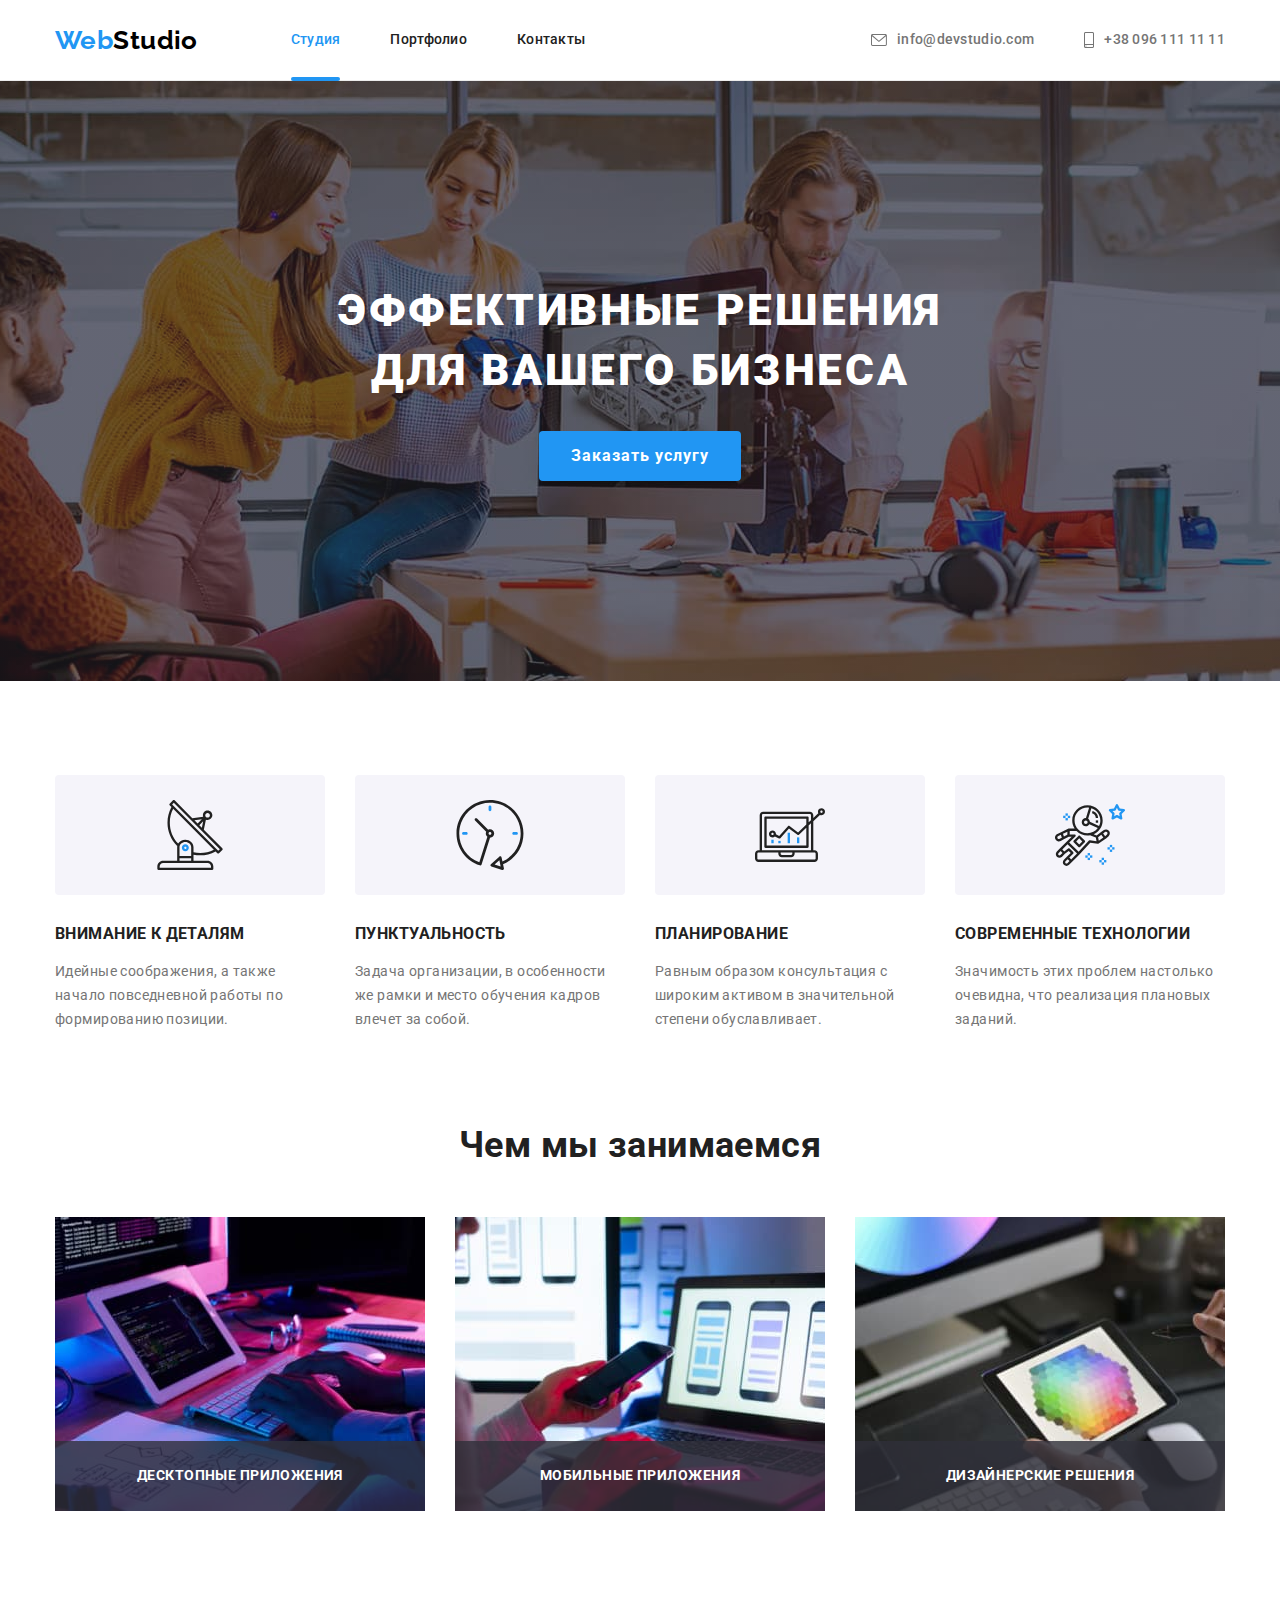
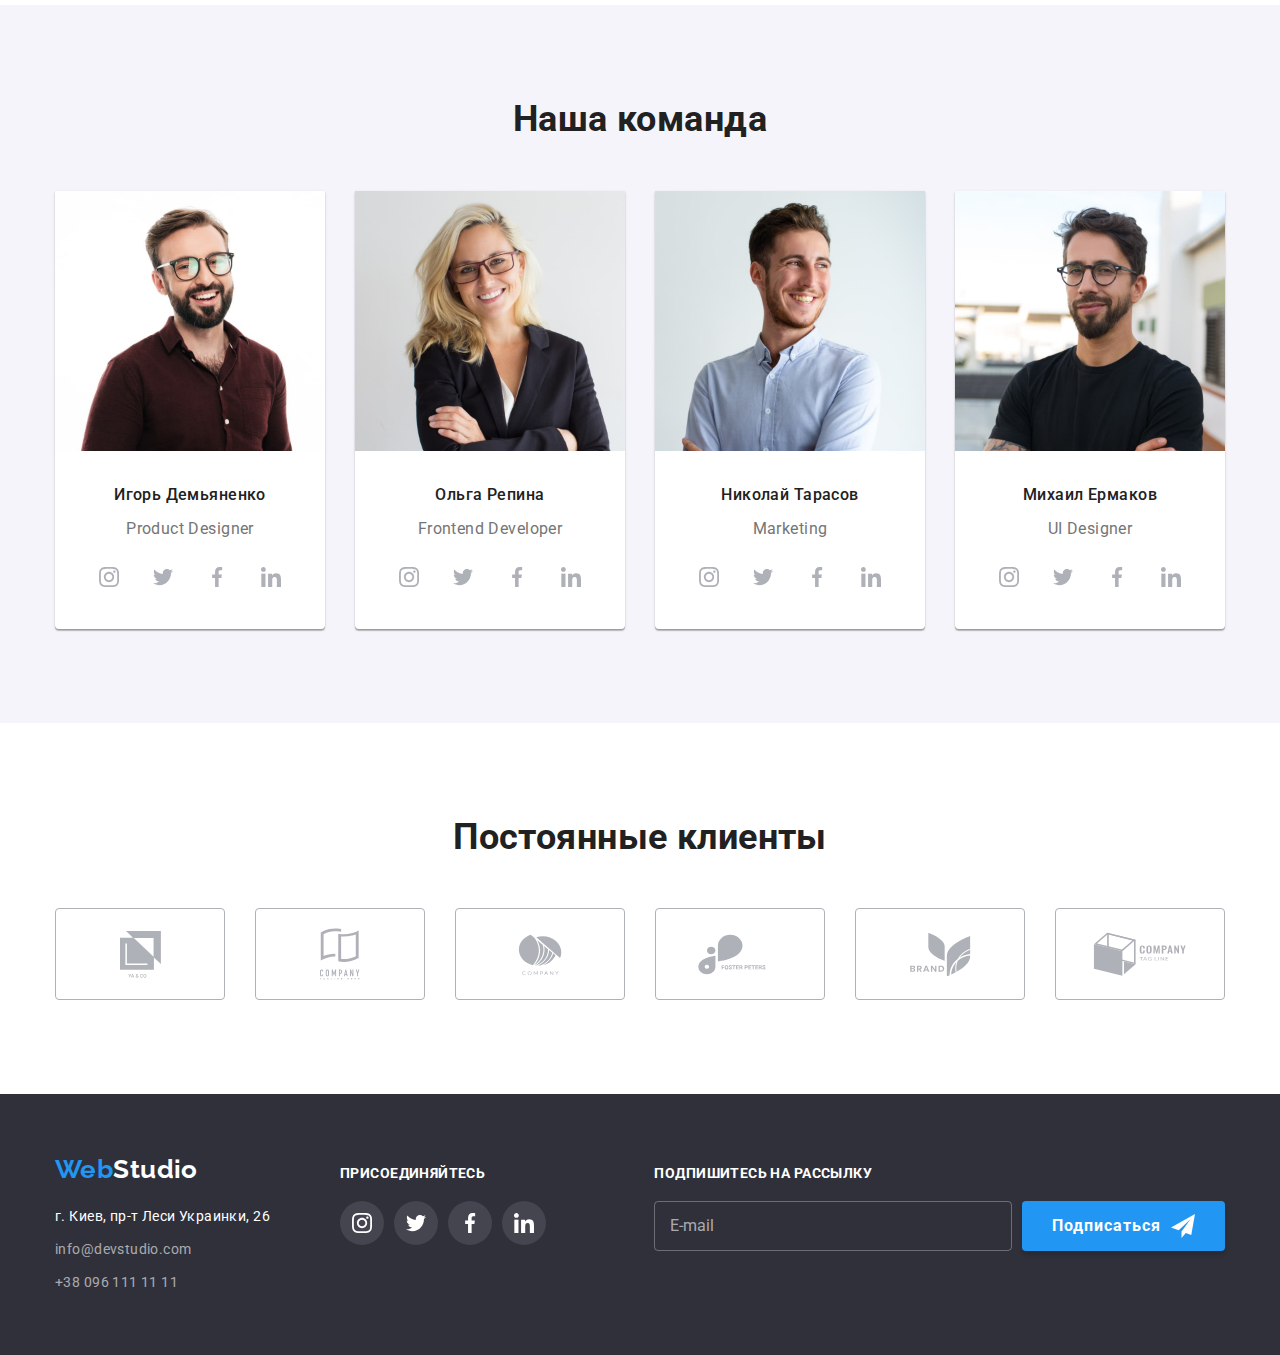
<file: index.html>
<!DOCTYPE html>
<html lang="ru">
  <head>
    <meta charset="UTF-8" />
    <meta http-equiv="X-UA-Compatible" content="IE=edge" />
    <meta name="viewport" content="width=device-width, initial-scale=1.0" />
    <title>Studio</title>
    <link rel="preconnect" href="https://fonts.googleapis.com" />
    <link rel="preconnect" href="https://fonts.gstatic.com" crossorigin />
    <link
      href="https://fonts.googleapis.com/css2?family=Raleway:wght@700&family=Roboto:wght@400;500;700;900&display=swap"
      rel="stylesheet"
    />
    <link
      rel="stylesheet"
      href="https://cdnjs.cloudflare.com/ajax/libs/modern-normalize/1.1.0/modern-normalize.min.css"
    />
    <link rel="stylesheet" href="./css/styles.css" />
  </head>
  <body>
    <!-- Шапка -->
    <header class="header">
      <div class="container main-nav">
        <a lang="en" class="logo web" href="./index.html"
          >Web<span class="logo studio">Studio</span></a
        >
        <nav class="navigation">
          <ul class="site-nav list">
            <li class="item"><a href="./index.html" class="link current">Студия</a></li>
            <li class="item"><a href="./portfolio.html" class="link">Портфолио</a></li>
            <li class="item"><a href="" class="link">Контакты</a></li>
          </ul>
        </nav>
        <ul class="auth-link top list">
          <li class="item">
            <a href="mailto:info@devstudio.com" class="link">
              <svg class="icon" width="16" height="12">
                <use href="./images/sprite.svg#icon-mail"></use>
              </svg>
              info@devstudio.com</a
            >
          </li>
          <li class="item">
            <a href="tel:+380961111111" class="link">
              <svg class="icon" width="10" height="16">
                <use href="./images/sprite.svg#icon-tel"></use>
              </svg>
              +38 096 111 11 11</a
            >
          </li>
        </ul>
      </div>
    </header>
    <main>
      <!-- Герой -->
      <section class="hero">
        <div class="container">
          <h1 class="hero-title">Эффективные решения для вашего бизнеса</h1>
          <button type="button" class="main-button" data-modal-open>Заказать услугу</button>
        </div>
      </section>
      <!-- Переваги -->
      <section class="advantages">
        <div class="container">
          <h2 class="visually-hidden">Преимущества</h2>
          <ul class="list preferences">
            <li class="item">
              <div class="preferences-icons">
                <svg width="70" height="70">
                  <use href="./images/sprite.svg#icon-antenna"></use>
                </svg>
              </div>
              <h3 class="features">Внимание к деталям</h3>
              <p class="description">
                Идейные соображения, а также начало повседневной работы по формированию позиции.
              </p>
            </li>
            <li class="item">
              <div class="preferences-icons">
                <svg width="70" height="70">
                  <use href="./images/sprite.svg#icon-clock"></use>
                </svg>
              </div>
              <h3 class="features">Пунктуальность</h3>
              <p class="description">
                Задача организации, в особенности же рамки и место обучения кадров влечет за собой.
              </p>
            </li>
            <li class="item">
              <div class="preferences-icons">
                <svg width="70" height="70">
                  <use href="./images/sprite.svg#icon-diagram"></use>
                </svg>
              </div>
              <h3 class="features">Планирование</h3>
              <p class="description">
                Равным образом консультация с широким активом в значительной степени обуславливает.
              </p>
            </li>
            <li class="item">
              <div class="preferences-icons">
                <svg width="70" height="70">
                  <use href="./images/sprite.svg#icon-astronaut"></use>
                </svg>
              </div>
              <h3 class="features">Современные технологии</h3>
              <p class="description">
                Значимость этих проблем настолько очевидна, что реализация плановых заданий.
              </p>
            </li>
          </ul>
        </div>
      </section>
      <!-- Приклад роботи -->
      <section class="examples">
        <div class="container">
          <h2 class="work-title">Чем мы занимаемся</h2>
          <ul class="list work-photos">
            <li class="item">
              <div class="examples-thumb">
                <img
                  class="work-process"
                  width="370"
                  src="./images/img1.jpg"
                  alt="работа за компьютером и планшетом"
                />
                <p class="examples-text">Десктопные приложения</p>
              </div>
            </li>
            <li class="item">
              <div class="examples-thumb">
                <img
                  class="work-process"
                  width="370"
                  src="./images/img2.jpg"
                  alt="работа за ноутбуком и смартфоном"
                />
                <p class="examples-text">Мобильные приложения</p>
              </div>
            </li>
            <li class="item">
              <div class="examples-thumb">
                <img
                  class="work-process"
                  width="370"
                  src="./images/img3.jpg"
                  alt="работа за планшетом на фоне компьютера"
                />
                <p class="examples-text">Дизайнерские решения</p>
              </div>
            </li>
          </ul>
        </div>
      </section>
      <!-- Команда -->
      <section class="team">
        <div class="container">
          <h2 class="team-title">Наша команда</h2>
          <ul class="list workers">
            <li class="workers-information">
              <img
                class="workers-photo"
                width="270"
                src="./images/img_team1.jpg"
                alt="мужчина в очках с бородой который улыбается"
              />
              <div class="workers-text">
                <h3 class="workers-name">Игорь Демьяненко</h3>
                <p lang="en" class="position">Product Designer</p>
                <ul class="social-media list">
                  <li class="item">
                    <a class="social-media-icons" href="https://instagram.com">
                      <svg class="icon" width="20" height="20">
                        <use href="./images/sprite.svg#icon-instagram"></use></svg
                    ></a>
                  </li>
                  <li class="item">
                    <a class="social-media-icons" href="https://twitter.com">
                      <svg class="icon" width="20" height="20">
                        <use href="./images/sprite.svg#icon-twitter"></use></svg
                    ></a>
                  </li>
                  <li class="item">
                    <a class="social-media-icons" href="https://facebook.com">
                      <svg class="icon" width="20" height="20">
                        <use href="./images/sprite.svg#icon-facebook"></use>
                      </svg>
                    </a>
                  </li>
                  <li class="item">
                    <a class="social-media-icons" href="https://www.linkedin.com/">
                      <svg class="icon" width="20" height="20">
                        <use href="./images/sprite.svg#icon-linkedin"></use>
                      </svg>
                    </a>
                  </li>
                </ul>
              </div>
            </li>
            <li class="workers-information">
              <img
                class="workers-photo"
                width="270"
                src="./images/img_team2.jpg"
                alt="женщина в очках со светлыми волосами улыбается"
              />
              <div class="workers-text">
                <h3 class="workers-name">Ольга Репина</h3>
                <p lang="en" class="position">Frontend Developer</p>
                <ul class="social-media list">
                  <li class="item">
                    <a class="social-media-icons" href="https://instagram.com">
                      <svg class="icon" width="20" height="20">
                        <use href="./images/sprite.svg#icon-instagram"></use></svg
                    ></a>
                  </li>
                  <li class="item">
                    <a class="social-media-icons" href="https://twitter.com">
                      <svg class="icon" width="20" height="20">
                        <use href="./images/sprite.svg#icon-twitter"></use></svg
                    ></a>
                  </li>
                  <li class="item">
                    <a class="social-media-icons" href="https://facebook.com">
                      <svg class="icon" width="20" height="20">
                        <use href="./images/sprite.svg#icon-facebook"></use>
                      </svg>
                    </a>
                  </li>
                  <li class="item">
                    <a class="social-media-icons" href="https://www.linkedin.com/">
                      <svg class="icon" width="20" height="20">
                        <use href="./images/sprite.svg#icon-linkedin"></use>
                      </svg>
                    </a>
                  </li>
                </ul>
              </div>
            </li>
            <li class="workers-information">
              <img
                class="workers-photo"
                width="270"
                src="./images/img_team3.jpg"
                alt="мужчина с щетиной улыбается "
              />
              <div class="workers-text">
                <h3 class="workers-name">Николай Тарасов</h3>
                <p lang="en" class="position">Marketing</p>
                <ul class="social-media list">
                  <li class="item">
                    <a class="social-media-icons" href="https://instagram.com">
                      <svg class="icon" width="20" height="20">
                        <use href="./images/sprite.svg#icon-instagram"></use></svg
                    ></a>
                  </li>
                  <li class="item">
                    <a class="social-media-icons" href="https://twitter.com">
                      <svg class="icon" width="20" height="20">
                        <use href="./images/sprite.svg#icon-twitter"></use></svg
                    ></a>
                  </li>
                  <li class="item">
                    <a class="social-media-icons" href="https://facebook.com">
                      <svg class="icon" width="20" height="20">
                        <use href="./images/sprite.svg#icon-facebook"></use>
                      </svg>
                    </a>
                  </li>
                  <li class="item">
                    <a class="social-media-icons" href="https://www.linkedin.com/">
                      <svg class="icon" width="20" height="20">
                        <use href="./images/sprite.svg#icon-linkedin"></use>
                      </svg>
                    </a>
                  </li>
                </ul>
              </div>
            </li>
            <li class="workers-information">
              <img
                class="workers-photo"
                width="270"
                src="./images/img_team4.jpg"
                alt="мужчина в очках с бородой смотрит уверенно в камеру"
              />
              <div class="workers-text">
                <h3 class="workers-name">Михаил Ермаков</h3>
                <p lang="en" class="position">UI Designer</p>
                <ul class="social-media list">
                  <li class="item">
                    <a class="social-media-icons" href="https://instagram.com">
                      <svg class="icon" width="20" height="20">
                        <use href="./images/sprite.svg#icon-instagram"></use></svg
                    ></a>
                  </li>
                  <li class="item">
                    <a class="social-media-icons" href="https://twitter.com">
                      <svg class="icon" width="20" height="20">
                        <use href="./images/sprite.svg#icon-twitter"></use></svg
                    ></a>
                  </li>
                  <li class="item">
                    <a class="social-media-icons" href="https://facebook.com">
                      <svg class="icon" width="20" height="20">
                        <use href="./images/sprite.svg#icon-facebook"></use>
                      </svg>
                    </a>
                  </li>
                  <li class="item">
                    <a class="social-media-icons" href="https://www.linkedin.com/">
                      <svg class="icon" width="20" height="20">
                        <use href="./images/sprite.svg#icon-linkedin"></use>
                      </svg>
                    </a>
                  </li>
                </ul>
              </div>
            </li>
          </ul>
        </div>
      </section>
      <!-- Клієнти -->
      <section class="clients">
        <div class="container">
          <h2 class="clients-title">Постоянные клиенты</h2>
          <ul class="companies list">
            <li class="company">
              <a class="company-link" href="#">
                <svg class="icon" width="41" height="47">
                  <use href="./images/sprite.svg#icon-company1"></use>
                </svg>
              </a>
            </li>
            <li class="company">
              <a class="company-link" href="#">
                <svg class="icon" width="40" height="52">
                  <use href="./images/sprite.svg#icon-company2"></use>
                </svg>
              </a>
            </li>
            <li class="company">
              <a class="company-link" href="#">
                <svg class="icon" width="44" height="41">
                  <use href="./images/sprite.svg#icon-company3"></use>
                </svg>
              </a>
            </li>
            <li class="company">
              <a class="company-link" href="#">
                <svg class="icon" width="84" height="41">
                  <use href="./images/sprite.svg#icon-company4"></use>
                </svg>
              </a>
            </li>
            <li class="company">
              <a class="company-link" href="#">
                <svg class="icon" width="63" height="45">
                  <use href="./images/sprite.svg#icon-company5"></use>
                </svg>
              </a>
            </li>
            <li class="company">
              <a class="company-link" href="#">
                <svg class="icon" width="94" height="44">
                  <use href="./images/sprite.svg#icon-company6"></use>
                </svg>
              </a>
            </li>
          </ul>
        </div>
      </section>
    </main>
    <!-- Футер -->
    <footer class="footer">
      <div class="container footer-content">
        <div class="footer-adresses">
          <a lang="en" href="./index.html" class="logo web footer"
            >Web<span class="logo white">Studio</span></a
          >
          <address class="footer-adress">
            <p class="location">г. Киев, пр-т Леси Украинки, 26</p>
            <ul class="auth-link list">
              <li class="footer-mail">
                <a href="mailto:info@devstudio.com" class="footer-link">info@devstudio.com</a>
              </li>
              <li><a href="tel:+380961111111" class="footer-link">+38 096 111 11 11</a></li>
            </ul>
          </address>
        </div>
        <div class="footer-social-media">
          <strong class="footer-media-text">Присоединяйтесь</strong>
          <ul class="social list">
            <li class="item">
              <a class="social-media-icons icons-footer" href="https://instagram.com">
                <svg class="icon" width="20" height="20">
                  <use href="./images/sprite.svg#icon-instagram"></use>
                </svg>
              </a>
            </li>
            <li class="item">
              <a class="social-media-icons icons-footer" href="https://twitter.com">
                <svg class="icon" width="20" height="20">
                  <use href="./images/sprite.svg#icon-twitter"></use>
                </svg>
              </a>
            </li>
            <li class="item">
              <a class="social-media-icons icons-footer" href="https://facebook.com">
                <svg class="icon" width="20" height="20">
                  <use href="./images/sprite.svg#icon-facebook"></use>
                </svg>
              </a>
            </li>
            <li class="item">
              <a class="social-media-icons icons-footer" href="https://linkedin.com">
                <svg class="icon" width="20" height="20">
                  <use href="./images/sprite.svg#icon-linkedin"></use>
                </svg>
              </a>
            </li>
          </ul>
        </div>
        <div class="mailing-list">
          <strong class="subscribe-text">Подпишитесь на рассылку</strong>
          <form name="subscribe-form" class="subscribe-form">
            <input
              class="subscribe-mail"
              name="subscribe-mail"
              type="email"
              placeholder="E-mail"
              required
            />
            <button type="submit" class="subscribe-button">
              Подписаться
              <svg class="send-icon" width="24" height="24">
                <use href="./images/sprite.svg#icon-send"></use>
              </svg>
            </button>
          </form>
        </div>
      </div>
    </footer>
    <!-- Модальне вікно -->
    <div class="backdrop is-hidden" data-modal>
      <div class="modal">
        <button type="button" class="modal-close" data-modal-close>
          <svg class="modal-close-icon">
            <use href="./images/sprite.svg#icon-close-modal"></use>
          </svg>
        </button>
        <form name="form-user-information">
          <p class="modal-title">Оставьте свои данные, мы вам перезвоним</p>
          <ul class="list user-information">
            <li class="item">
              <label class="user-name label" for="user-name">Имя</label>
              <div class="modal-icon-thumb">
                <input
                  class="user-name input"
                  type="text"
                  id="user-name"
                  name="username"
                  required
                />
                <svg class="modal-icon" width="18" height="18">
                  <use href="./images/sprite.svg#icon-person-modal"></use>
                </svg>
              </div>
            </li>
            <li class="item">
              <label class="user-tel label" for="user-tel">Телефон</label>
              <div class="modal-icon-thumb">
                <input class="user-tel input" type="tel" id="user-tel" name="user-tel" required />
                <svg class="modal-icon" width="18" height="18">
                  <use href="./images/sprite.svg#icon-phone-modal"></use>
                </svg>
              </div>
            </li>
            <li class="item">
              <label class="user-mail label" for="user-email">Почта</label>
              <div class="modal-icon-thumb">
                <input
                  class="user-email input"
                  type="email"
                  id="user-email"
                  name="user-email"
                  required
                />
                <svg class="modal-icon" width="18" height="18">
                  <use href="./images/sprite.svg#icon-email-modal"></use>
                </svg>
              </div>
            </li>
            <li class="item comment-thumb">
              <label class="user-comment label"
                >Комментарий
                <textarea
                  class="comment-area"
                  placeholder="Введите текст"
                  name="user-comment"
                ></textarea>
              </label>
            </li>
            <li class="item agreement-thumb">
              <label class="agreement"
                ><input
                  class="checkbox visually-hidden"
                  type="checkbox"
                  name="agreement"
                  required
                />
                <svg class="checkbox-icon" width="16" height="15">
                  <use href="./images/sprite.svg#icon-check-modal"></use>
                </svg>
                Соглашаюсь с рассылкой и принимаю &#xa0;
                <a href="#" class="agreement-conditions">Условия договора</a></label
              >
            </li>
          </ul>
          <div class="submit">
            <button type="submit" class="submit-button">Отправить</button>
          </div>
        </form>
      </div>
    </div>
    <script src="./js/modal.js"></script>
  </body>
</html>
</file>
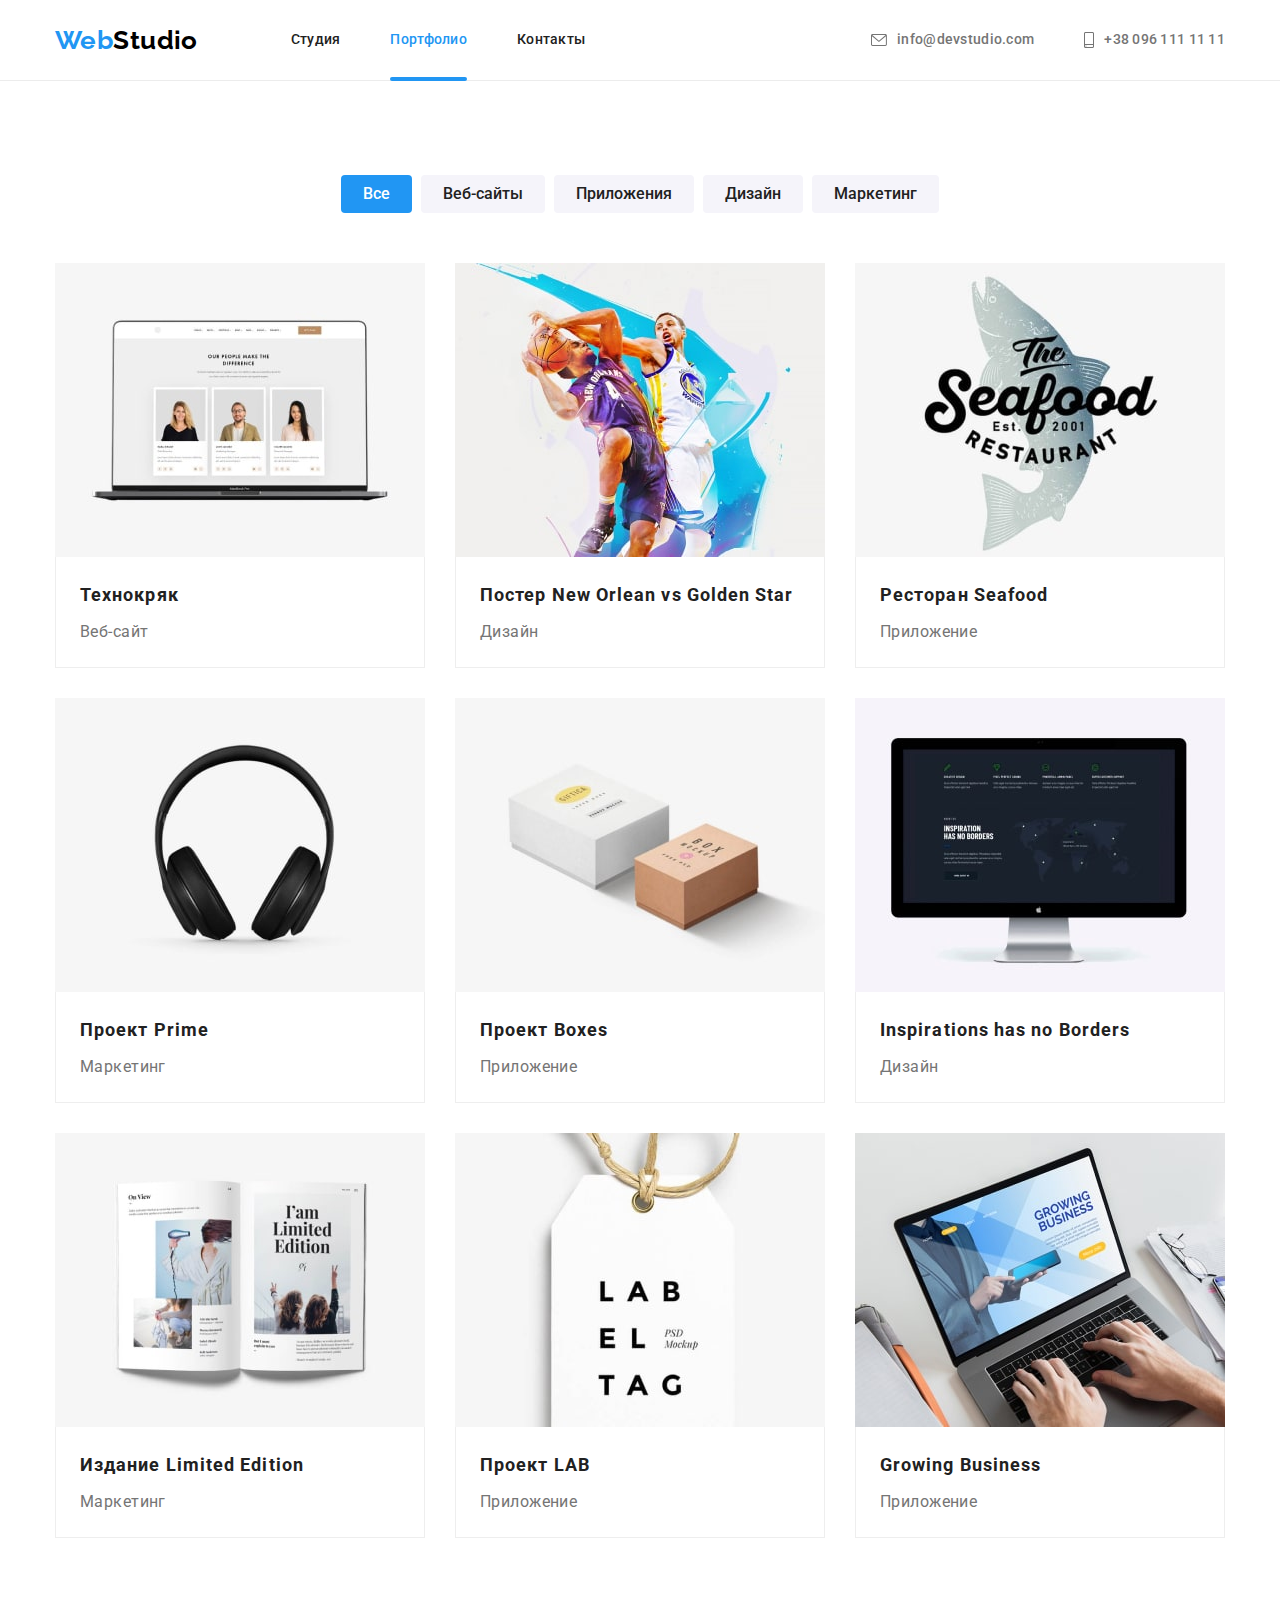
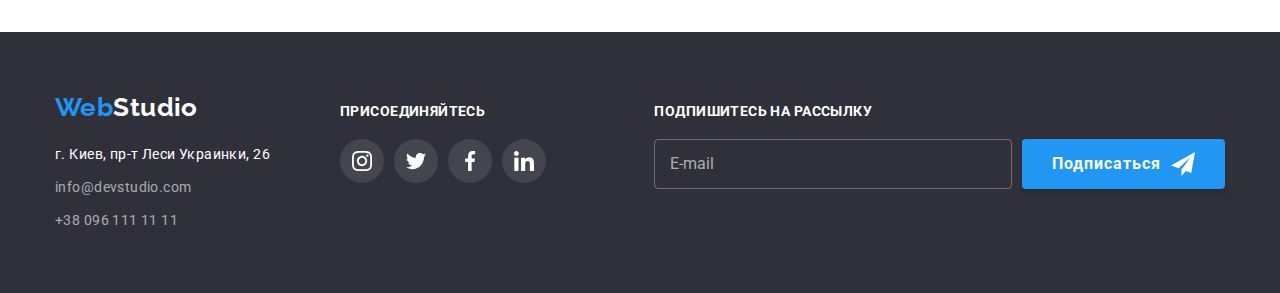
<file: portfolio.html>
<!DOCTYPE html>
<html lang="ru">
  <head>
    <meta charset="UTF-8" />
    <meta http-equiv="X-UA-Compatible" content="IE=edge" />
    <meta name="viewport" content="width=device-width, initial-scale=1.0" />
    <title>Portfolio</title>
    <link rel="preconnect" href="https://fonts.googleapis.com" />
    <link rel="preconnect" href="https://fonts.gstatic.com" crossorigin />
    <link
      href="https://fonts.googleapis.com/css2?family=Raleway:wght@700&family=Roboto:wght@400;500;700;900&display=swap"
      rel="stylesheet"
    />
    <link
      rel="stylesheet"
      href="https://cdnjs.cloudflare.com/ajax/libs/modern-normalize/1.1.0/modern-normalize.min.css"
    />
    <link rel="stylesheet" href="./css/styles.css" />
  </head>
  <body>
    <!-- Шапка -->
    <header class="header">
      <div class="container main-nav">
        <a lang="en" class="logo web" href="./index.html"
          >Web<span class="logo studio">Studio</span></a
        >
        <nav class="navigation">
          <ul class="site-nav list">
            <li class="item"><a href="./index.html" class="link">Студия</a></li>
            <li class="item"><a href="./portfolio.html" class="link current">Портфолио</a></li>
            <li class="item"><a href="" class="link">Контакты</a></li>
          </ul>
        </nav>
        <ul class="auth-link top list">
          <li class="item">
            <a href="mailto:info@devstudio.com" class="link">
              <svg class="icon" width="16" height="12">
                <use href="./images/sprite.svg#icon-mail"></use>
              </svg>
              info@devstudio.com</a
            >
          </li>
          <li class="item">
            <a href="tel:+380961111111" class="link">
              <svg class="icon" width="10" height="16">
                <use href="./images/sprite.svg#icon-tel"></use>
              </svg>
              +38 096 111 11 11</a
            >
          </li>
        </ul>
      </div>
    </header>
    <main>
      <section class="products-portfolio">
        <div class="container">
          <h1 class="visually-hidden">Кнопки услуг</h1>
          <ul class="products list buttons">
            <li class="item"><button type="button" class="product-button all">Все</button></li>
            <li class="item"><button type="button" class="product-button">Веб-сайты</button></li>
            <li class="item"><button type="button" class="product-button">Приложения</button></li>
            <li class="item"><button type="button" class="product-button">Дизайн</button></li>
            <li class="item"><button type="button" class="product-button">Маркетинг</button></li>
          </ul>
          <ul class="products-cards list">
            <li class="item">
              <a class="card" href="#">
                <div class="card-description-thumb">
                  <img
                    class="service-picture"
                    width="370"
                    src="./images/portfolio1.jpg"
                    alt="Пример разработаного веб-сайта"
                  />
                  <div class="product-overlay">
                    <p class="card-description-text">
                      Ресурс предлагает комплексные предложения с разным уровнем функционала и
                      сервисов. Все это позволит посетителю получить исчерпывающие сведения
                      <br />
                      о компании или частном лице
                    </p>
                  </div>
                </div>
                <div class="cards-text">
                  <h2 class="product-name">Технокряк</h2>
                  <p class="product-description">Веб-сайт</p>
                </div>
              </a>
            </li>
            <li class="item">
              <a class="card link" href="#">
                <div class="card-description-thumb">
                  <img
                    class="service-picture"
                    width="370"
                    src="./images/portfolio2.jpg"
                    alt="Баскетболист отбирает мяч у другого игрока"
                  />
                  <div class="product-overlay">
                    <p class="card-description-text">
                      Ресурс предлагает комплексные предложения с разным уровнем функционала и
                      сервисов. Все это позволит посетителю получить исчерпывающие сведения
                      <br />
                      о компании или частном лице
                    </p>
                  </div>
                </div>
                <div class="cards-text">
                  <h2 class="product-name">
                    Постер <span lang="en">New Orlean vs Golden Star</span>
                  </h2>
                  <p class="product-description">Дизайн</p>
                </div>
              </a>
            </li>
            <li class="item">
              <a href="#" class="card">
                <div class="card-description-thumb">
                  <img
                    class="service-picture"
                    width="370"
                    src="./images/portfolio3.jpg"
                    alt="Логотип морского ресторана"
                  />
                  <div class="product-overlay">
                    <p class="card-description-text">
                      Ресурс предлагает комплексные предложения с разным уровнем функционала и
                      сервисов. Все это позволит посетителю получить исчерпывающие сведения
                      <br />
                      о компании или частном лице
                    </p>
                  </div>
                </div>
                <div class="cards-text">
                  <h2 class="product-name">Ресторан <span lang="en">Seafood</span></h2>
                  <p class="product-description">Приложение</p>
                </div>
              </a>
            </li>
            <li class="item">
              <a href="" class="card">
                <div class="card-description-thumb">
                  <img
                    class="service-picture"
                    width="370"
                    src="./images/portfolio4.jpg"
                    alt="Чёрные большие наушники"
                  />
                  <div class="product-overlay">
                    <p class="card-description-text">
                      Ресурс предлагает комплексные предложения с разным уровнем функционала и
                      сервисов. Все это позволит посетителю получить исчерпывающие сведения
                      <br />
                      о компании или частном лице
                    </p>
                  </div>
                </div>
                <div class="cards-text">
                  <h2 class="product-name">Проект <span lang="en">Prime</span></h2>
                  <p class="product-description">Маркетинг</p>
                </div>
              </a>
            </li>
            <li class="item">
              <a href="#" class="card">
                <div class="card-description-thumb">
                  <img
                    class="service-picture"
                    width="370"
                    src="./images/portfolio5.jpg"
                    alt="Белая и коричневая коробка"
                  />
                  <div class="product-overlay">
                    <p class="card-description-text">
                      Ресурс предлагает комплексные предложения с разным уровнем функционала и
                      сервисов. Все это позволит посетителю получить исчерпывающие сведения
                      <br />
                      о компании или частном лице
                    </p>
                  </div>
                </div>
                <div class="cards-text">
                  <h2 class="product-name">Проект <span lang="en">Boxes</span></h2>
                  <p class="product-description">Приложение</p>
                </div>
              </a>
            </li>
            <li class="item">
              <a href="#" class="card">
                <div class="card-description-thumb">
                  <img
                    class="service-picture"
                    width="370"
                    src="./images/portfolio6.jpg"
                    alt="Монитор с изображением сайта"
                  />
                  <div class="product-overlay">
                    <p class="card-description-text">
                      Ресурс предлагает комплексные предложения с разным уровнем функционала и
                      сервисов. Все это позволит посетителю получить исчерпывающие сведения
                      <br />
                      о компании или частном лице
                    </p>
                  </div>
                </div>
                <div class="cards-text">
                  <h2 lang="en" class="product-name">Inspirations has no Borders</h2>
                  <p class="product-description">Дизайн</p>
                </div>
              </a>
            </li>
            <li class="item">
              <a href="#" class="card">
                <div class="card-description-thumb">
                  <img
                    class="service-picture"
                    width="370"
                    src="./images/portfolio7.jpg"
                    alt="Книга с картинками"
                  />
                  <div class="product-overlay">
                    <p class="card-description-text">
                      Ресурс предлагает комплексные предложения с разным уровнем функционала и
                      сервисов. Все это позволит посетителю получить исчерпывающие сведения
                      <br />
                      о компании или частном лице
                    </p>
                  </div>
                </div>
                <div class="cards-text">
                  <h2 class="product-name">Издание <span lang="en">Limited Edition</span></h2>
                  <p class="product-description">Маркетинг</p>
                </div>
              </a>
            </li>
            <li class="item">
              <a href="#" class="card">
                <div class="card-description-thumb">
                  <img
                    class="service-picture"
                    width="370"
                    src="./images/portfolio8.jpg"
                    alt="Белый лейбл"
                  />
                  <div class="product-overlay">
                    <p class="card-description-text">
                      Ресурс предлагает комплексные предложения с разным уровнем функционала и
                      сервисов. Все это позволит посетителю получить исчерпывающие сведения
                      <br />
                      о компании или частном лице
                    </p>
                  </div>
                </div>
                <div class="cards-text">
                  <h2 lang="en" class="product-name">Проект <span lang="en">LAB</span></h2>
                  <p class="product-description">Приложение</p>
                </div>
              </a>
            </li>
            <li class="item">
              <a href="" class="card">
                <div class="card-description-thumb">
                  <img
                    class="service-picture"
                    width="370"
                    src="./images/portfolio9.jpg"
                    alt="Мужчина разрабатывает приложение"
                  />
                  <div class="product-overlay">
                    <p class="card-description-text">
                      Ресурс предлагает комплексные предложения с разным уровнем функционала и
                      сервисов. Все это позволит посетителю получить исчерпывающие сведения
                      <br />
                      о компании или частном лице
                    </p>
                  </div>
                </div>
                <div class="cards-text">
                  <h2 class="product-name" lang="en">Growing Business</h2>
                  <p class="product-description">Приложение</p>
                </div>
              </a>
            </li>
          </ul>
        </div>
      </section>
    </main>
    <!-- Футер  -->
    <footer class="footer">
      <div class="container footer-content">
        <div class="footer-adresses">
          <a lang="en" href="./index.html" class="logo web footer"
            >Web<span class="logo white">Studio</span></a
          >
          <address class="footer-adress">
            <p class="location">г. Киев, пр-т Леси Украинки, 26</p>
            <ul class="auth-link list">
              <li class="footer-mail">
                <a href="mailto:info@devstudio.com" class="footer-link">info@devstudio.com</a>
              </li>
              <li><a href="tel:+380961111111" class="footer-link">+38 096 111 11 11</a></li>
            </ul>
          </address>
        </div>
        <div class="footer-social-media">
          <strong class="footer-media-text">Присоединяйтесь</strong>
          <ul class="social list">
            <li class="item">
              <a class="social-media-icons icons-footer" href="https://instagram.com">
                <svg class="icon" width="20" height="20">
                  <use href="./images/sprite.svg#icon-instagram"></use>
                </svg>
              </a>
            </li>
            <li class="item">
              <a class="social-media-icons icons-footer" href="https://twitter.com">
                <svg class="icon" width="20" height="20">
                  <use href="./images/sprite.svg#icon-twitter"></use>
                </svg>
              </a>
            </li>
            <li class="item">
              <a class="social-media-icons icons-footer" href="https://facebook.com">
                <svg class="icon" width="20" height="20">
                  <use href="./images/sprite.svg#icon-facebook"></use>
                </svg>
              </a>
            </li>
            <li class="item">
              <a class="social-media-icons icons-footer" href="https://linkedin.com">
                <svg class="icon" width="20" height="20">
                  <use href="./images/sprite.svg#icon-linkedin"></use>
                </svg>
              </a>
            </li>
          </ul>
        </div>
        <div class="mailing-list">
          <strong class="subscribe-text">Подпишитесь на рассылку</strong>
          <form name="subscribe-form" class="subscribe-form">
            <input
              class="subscribe-mail"
              name="subscribe-mail"
              type="email"
              placeholder="E-mail"
              required
            />
            <button type="submit" class="subscribe-button">
              Подписаться
              <svg class="send-icon" width="24" height="24">
                <use href="./images/sprite.svg#icon-send"></use>
              </svg>
            </button>
          </form>
        </div>
      </div>
    </footer>
  </body>
</html>
</file>
<file: css/styles.css>
/* Основний колір тексту color: #757575; */
/* Колір заголовків color: #212121 ;  */
/* Білий колір (Основний заголовок) color : #ffffff ;  */
/* Колір кнопки + лого color: #2196F3 ;  */
:root {
  --primary-text-color: #757575;
  --title-text-color: #212121;
  --white-title-color: #ffffff;
  --logo-color: #000000;
  --accent-color: #2196f3;
  --footer-link-color: rgba(255, 255, 255, 0.6);
  --product-button-color: #f5f4fa;
  --hero-footer-background: #2f303a;
  --main-background-color: #ffffff;
  --header-border-color: #ececec;
  --workers-card-shadow: 0px 1px 3px rgba(0, 0, 0, 0.12), 0px 1px 1px rgba(0, 0, 0, 0.14),
    0px 2px 1px rgba(0, 0, 0, 0.2);
  --main-button-hover: #188ce8;
  --products-cards-border-color: #eeeeee;
  --background-hero-gradient: rgba(47, 48, 58, 0.4);
  --social-media-icons: #afb1b8;
  --footer-mail-border: rgba(255, 255, 255, 0.3);
  --social-media-footer-background: rgba(100%, 100%, 100%, 10%);
  --hover-filter-shadow: 0px 3px 1px rgba(0, 0, 0, 0.1), 0px 1px 2px rgba(0, 0, 0, 0.08),
    0px 2px 2px rgba(0, 0, 0, 0.12);
  --hover-card-shadow: 0px 1px 1px rgba(0, 0, 0, 0.12), 0px 4px 4px rgba(0, 0, 0, 0.06),
    1px 4px 6px rgba(0, 0, 0, 0.16);
  --comment-area-text: rgba(117, 117, 117, 0.5);
  --examples-thumb-background: rgba(47, 48, 58, 0.8);
  --input-border-color: rgba(33, 33, 33, 0.2);
  --main-animation: cubic-bezier(0.4, 0, 0.2, 1);
}
body {
  color: var(--primary-text-color);
  background-color: var(--main-background-color);
  font-family: Roboto, sans-serif;
  letter-spacing: 0.03em;
  font-size: 14px;
}
.visually-hidden {
  position: absolute;
  white-space: nowrap;
  width: 1px;
  height: 1px;
  overflow: hidden;
  border: 0;
  padding: 0;
  clip: rect(0 0 0 0);
  clip-path: inset(50%);
  margin: -1px;
}
.header {
  background-color: var(--main-background-color);
  border-bottom: 1px solid var(--header-border-color);
}
.container {
  margin-left: auto;
  margin-right: auto;
  width: 1200px;
  padding-left: 15px;
  padding-right: 15px;
}
.list {
  list-style-type: none;
  margin-top: 0;
  margin-bottom: 0;
  padding-left: 0;
}
/* Шапка */

.logo {
  display: inline-block;
  font-family: Raleway, sans-serif;
  font-weight: 700;
  font-size: 26px;
  line-height: 1.19;
  text-decoration: none;
}
.logo.web {
  color: var(--accent-color);
  padding-top: 24px;
  padding-bottom: 24px;
}
.logo.studio {
  color: var(--logo-color);
}
.main-nav {
  display: flex;
  align-items: center;
}
.navigation {
  margin-left: 93px;
}
.site-nav {
  display: flex;
}
.site-nav .item + .item {
  margin-left: 50px;
}
.site-nav .link {
  display: block;
  padding-top: 32px;
  padding-bottom: 32px;

  color: var(--title-text-color);
  font-weight: 500;
  line-height: 1.14;
  letter-spacing: 0.02em;
  text-decoration: none;

  transition: color 250ms var(--main-animation);
}
.site-nav .link:hover,
.site-nav .link:focus {
  color: var(--accent-color);
}
.site-nav .link.current {
  position: relative;
  color: var(--accent-color);
}
/* Лінія */
@keyframes addLine {
  0% {
    transform: scale(0);
  }
  50% {
    transform: scale(0.5);
  }
  100% {
    transform: scale(1);
  }
}
.site-nav .link.current::after {
  position: absolute;
  content: '';
  bottom: -1px;
  left: 0;

  margin: 0;
  padding: 0;
  width: 100%;
  height: 4px;

  background-color: var(--accent-color);
  animation: addLine 250ms var(--main-animation);
  border-radius: 2px;
}
.auth-link.top {
  display: flex;
  margin-left: auto;
}
.auth-link .item + .item {
  margin-left: 50px;
}
.auth-link .link {
  display: flex;
  padding-top: 32px;
  padding-bottom: 32px;
  align-items: center;

  color: var(--primary-text-color);
  font-weight: 500;
  line-height: 1.14;
  letter-spacing: 0.02em;
  text-decoration: none;

  transition: color 250ms var(--main-animation);
}
.auth-link .link:hover,
.auth-link .link:focus {
  color: var(--accent-color);
}

.auth-link .item .icon {
  fill: currentColor;
  margin-right: 10px;
}
/* Герой */
.hero {
  background-image: linear-gradient(
      to right,
      var(--background-hero-gradient),
      var(--background-hero-gradient)
    ),
    url('../images/hero-background.jpg');
  height: 600px;
  max-width: 1600px;
  background-size: cover;
  background-position: center;
  background-repeat: no-repeat;
  background-color: var(--hero-footer-background);

  margin: 0 auto;
  text-align: center;
  padding-top: 200px;
  padding-bottom: 200px;
}
.hero > .container {
  width: 696px;
}
.hero-title {
  color: var(--white-title-color);
  margin-top: 0;
  margin-bottom: 30px;
  font-weight: 900;
  font-size: 44px;
  line-height: 1.36;
  letter-spacing: 0.06em;
  text-transform: uppercase;
}
.main-button {
  padding: 10px 32px;
  min-width: 200px;
  border-radius: 4px;
  border: initial;

  color: var(--white-title-color);
  background-color: var(--accent-color);
  box-shadow: 0px 4px 4px rgba(0, 0, 0, 0.15);

  cursor: pointer;
  font-family: inherit;
  font-weight: 700;
  font-size: 16px;
  line-height: 1.87;
  text-align: center;
  letter-spacing: 0.06em;
}
.main-button:hover,
.main-button:focus {
  background-color: var(--main-button-hover);
}
/* Переваги та працівники */
.advantages {
  padding-top: 94px;
  padding-bottom: 94px;
}
.preferences {
  display: flex;
}
.preferences-icons {
  display: flex;
  width: 270px;
  height: 120px;
  margin-bottom: 30px;
  justify-content: center;
  align-items: center;
  border-radius: 4px;
  background-color: var(--product-button-color);
}
. .preferences .item {
  width: 270px;
}
.preferences .item + .item {
  margin-left: 30px;
}
.examples {
  padding-bottom: 94px;
}
.work-title,
.team-title,
.clients-title {
  color: var(--title-text-color);
  margin-top: 0;
  margin-bottom: 50px;
  font-weight: 700;
  font-size: 36px;
  line-height: 1.16;
  text-align: center;
}

.work-photos {
  display: flex;
}
.work-photos .item + .item {
  margin-left: 30px;
}
.work-process {
  display: block;
  max-width: 100%;
  height: auto;
}

.examples-thumb {
  position: relative;
}
.examples-text {
  display: flex;
  justify-content: center;
  align-items: center;
  position: absolute;
  bottom: 0;
  left: 0;

  width: 370px;
  height: 70px;
  margin: 0;
  background-color: var(--examples-thumb-background);
  color: var(--main-background-color);

  font-weight: 700;
  line-height: 1.14;
  text-align: center;
  letter-spacing: 0.03em;
  text-transform: uppercase;
}
.workers {
  display: flex;
}
.features,
.workers-name {
  color: var(--title-text-color);
  margin-top: 0;
  margin-bottom: 10;
}
.features {
  font-weight: 700;
  line-height: 1.14;
  text-transform: uppercase;
}
.description {
  line-height: 1.7;
  margin-top: 0;
  margin-bottom: 0;
}
.team {
  background-color: var(--product-button-color);
  padding-top: 94px;
  padding-bottom: 94px;
}
.workers-information {
  margin-left: 30px;

  background-color: var(--white-title-color);
  box-shadow: var(--workers-card-shadow);
  border-radius: 0px 0px 4px 4px;
}
.workers-information:first-child {
  margin-left: 0;
}
.workers-photo {
  display: block;
}
.workers-text {
  padding-top: 30px;
  padding-bottom: 30px;
  padding-left: 32px;
  padding-right: 32px;
}
.workers-name {
  margin-bottom: 10px;
  font-weight: 500;
  font-size: 16px;
  line-height: 1.8;
  text-align: center;
}
.position {
  margin-top: 0;
  margin-bottom: 16px;
  font-size: 16px;
  line-height: 1.18;
  text-align: center;
}

.social-media {
  display: flex;
  justify-content: center;
  align-items: center;

  width: 206px;
  height: 44px;
}
.social-media .item {
  display: flex;
  justify-content: center;
  align-items: center;
  cursor: pointer;
  width: 44px;
  height: 44px;
}
.social-media .item:not(:first-child) {
  margin-left: 10px;
}
.social-media-icons {
  display: flex;
  height: 100%;
  width: 100%;
  color: var(--social-media-icons);
  border-radius: 50%;

  justify-content: center;
  align-items: center;

  transition: background-color 250ms var(--main-animation), color 250ms var(--main-animation);
}
.social-media-icons:hover,
.social-media-icons:focus {
  color: var(--main-background-color);
  background-color: var(--accent-color);
}
.item .icon {
  display: block;
  fill: currentColor;
}
/* Clients */
.clients {
  padding-top: 94px;
  padding-bottom: 94px;
}
.companies {
  display: flex;
  margin-left: auto;
  margin-right: auto;
  justify-content: center;
  align-items: center;
}
.company {
  display: flex;
  justify-content: center;
  align-items: center;
  width: 170px;
  height: 92px;
}
.company:not(:first-child) {
  margin-left: 30px;
}
.company-link {
  display: flex;
  width: 100%;
  height: 100%;

  justify-content: center;
  align-items: center;

  border: 1px solid var(--social-media-icons);
  border-radius: 4px;
  color: var(--social-media-icons);

  transition: color 250ms var(--main-animation), border-color 250ms var(--main-animation);
}
.company-link:hover,
.company-link:focus {
  border: 1px solid var(--accent-color);
  color: var(--accent-color);
}
.company-link .icon {
  fill: currentColor;
}
/* Футер */
.footer-content {
  display: flex;
  align-items: baseline;
  /* justify-content: space-evenly; */
}
.footer {
  background-color: var(--hero-footer-background);
  padding-top: 60px;
  padding-bottom: 60px;
}
.logo.web.footer {
  margin-top: 0;
  margin-bottom: 20px;
  padding-top: 0;
  padding-bottom: 0;
}
.location {
  color: var(--white-title-color);
  margin-top: 0;
  margin-bottom: 9px;
  font-style: normal;
  line-height: 1.71;
}
.footer-link {
  color: var(--footer-link-color);
  font-style: normal;
  line-height: 1.71;
  text-decoration: none;

  transition: color 250ms var(--main-animation);
}
.footer-link:hover,
.footer-link:focus {
  color: var(--accent-color);
}

.logo.white {
  color: var(--white-title-color);
}
.footer-address {
}
.footer-mail {
  margin-bottom: 9px;
}
.footer-social-media {
  width: 206px;
  height: 80px;
  margin-left: 70px;
}
.footer-media-text {
  display: block;
  margin-top: 0;
  margin-bottom: 20px;

  font-weight: 700;
  line-height: 16px;
  text-transform: uppercase;
  color: var(--main-background-color);
}
.social.list {
  display: flex;
  justify-content: center;
  align-items: center;
}
.social.list .item {
  display: flex;
  width: 44px;
  height: 44px;
}
.social.list .item:not(:first-child) {
  margin-left: 10px;
}
.item .social-media-icons.icons-footer {
  background-color: var(--social-media-footer-background);
  color: var(--main-background-color);

  transition: background-color 250ms var(--main-animation);
}
.item .social-media-icons.icons-footer:hover,
.item .social-media-icons.icons-footer:focus {
  background-color: var(--accent-color);
}

.mailing-list {
  margin-left: auto;
}
.subscribe-text {
  display: block;
  margin-top: 0;
  margin-bottom: 20px;

  font-weight: 700;
  line-height: 16px;
  text-transform: uppercase;
  color: var(--main-background-color);
}
.subscribe-form {
  display: flex;
}
.subscribe-mail {
  min-width: 358px;
  height: 50px;
  padding: 15px;

  outline: none;
  border-radius: 4px;
  border: 1px solid var(--footer-mail-border);

  background-color: transparent;
  color: var(--white-title-color);

  transition: border-color 250ms var(--main-animation);
}
.subscribe-mail:focus {
  border-color: var(--accent-color);
}
.subscribe-mail::placeholder {
  font-size: 16px;
  line-height: 1.25;

  color: var(--footer-link-color);
}
.subscribe-button {
  display: flex;
  align-items: center;
  font-weight: 700;
  font-size: 16px;
  line-height: 1.88;

  align-items: center;
  text-align: center;
  letter-spacing: 0.06em;

  min-width: 200px;
  border-radius: 4px;
  border: initial;
  cursor: pointer;
  padding: 10px 30px;
  margin-left: 10px;

  color: var(--white-title-color);
  box-shadow: 0px 4px 4px rgba(0, 0, 0, 0.15);
  background-color: var(--accent-color);
}
.send-icon {
  fill: currentColor;
  margin-left: 10px;
}
/* Portfolio  */
.products-portfolio {
  padding-top: 94px;
  padding-bottom: 94px;
}
.products.list.buttons {
  display: flex;
  margin-bottom: 50px;
  justify-content: center;
}
.products.list.buttons > .item:not(:first-child) {
  margin-left: 9px;
}
.product-button {
  padding: 6px 22px;

  color: var(--title-text-color);
  background-color: var(--product-button-color);
  border: initial;
  border-radius: 4px;

  cursor: pointer;
  font-family: inherit;
  font-weight: 500;
  font-size: 16px;
  line-height: 1.62;
  text-align: center;

  transition: background-color 250ms var(--main-animation), color 250ms var(--main-animation),
    box-shadow 250ms var(--main-animation);
}
.product-button.all {
  color: var(--white-title-color);
  background-color: var(--accent-color);
}
.product-button:hover,
.product-button:focus {
  color: var(--white-title-color);
  background-color: var(--accent-color);
  box-shadow: var(--hover-filter-shadow);
}
.card {
  display: block;
  text-decoration: none;
  width: 100%;
  height: 100%;

  transition: box-shadow 250ms var(--main-animation);
}
.card:hover,
.card:focus {
  box-shadow: var(--hover-card-shadow);
}
.products-cards {
  display: flex;
  flex-wrap: wrap;
  margin-left: -30px;
  margin-top: -30px;
}
.products-cards .item {
  flex-basis: calc(100% / 3 - 30px);
  margin-left: 30px;
  margin-top: 30px;
}
.card-description-thumb {
  position: relative;
  min-width: 370px;
  min-height: 294px;
  overflow: hidden;
}
.product-overlay {
  position: absolute;
  background-color: rgba(33, 150, 243, 0.9);
  left: 0;
  top: 0;
  width: 100%;
  height: 100%;
  transform: translateY(+101%);
  transition: transform 250ms cubic-bezier(0.4, 0, 0.2, 1);
}
.card-description-text {
  width: 100%;
  height: 100%;
  margin: 0;
  padding: 63px 24px;
  color: var(--main-background-color);

  font-size: 18px;
  line-height: 1.55;
}
.card:hover .product-overlay,
.card:focus .product-overlay {
  transform: translateY(0);
}
.card-description-text:hover,
.card-description-text:focus,
.card-description-thumb:hover::before {
}
.service-picture {
  display: block;
}
.cards-text {
  padding: 20px 24px;
  border-left: 1px solid var(--products-cards-border-color);
  border-right: 1px solid var(--products-cards-border-color);
  border-bottom: 1px solid var(--products-cards-border-color);
}
.product-name {
  color: var(--title-text-color);
  margin-top: 0;
  margin-bottom: 4px;
  font-weight: 700;
  font-size: 18px;
  line-height: 2;
  letter-spacing: 0.06em;
}
.product-description {
  color: var(--primary-text-color);

  margin-top: 0;
  margin-bottom: 0;
  font-size: 16px;
  line-height: 1.88;
}

.backdrop {
  position: fixed;
  top: 0;
  left: 0;
  width: 100%;
  height: 100%;
  background-color: rgba(0, 0, 0, 0.2);

  transition: opacity 250ms var(--main-animation);
}
.backdrop.is-hidden {
  opacity: 0;
  pointer-events: none;
}
.backdrop.is-hidden .modal {
  transform: translate(-50%, -50%) scale(0, 9);
}
.modal {
  min-width: 528px;
  min-height: 581px;
  background-color: var(--main-background-color);
  padding: 40px;

  position: absolute;
  top: 50%;
  left: 50%;
  transform: translate(-50%, -50%) scale(1);
  transition: transform 250ms var(--main-animation);
}
.modal-close {
  background-color: var(--main-background-color);
  border: 1px solid rgba(0, 0, 0, 0.1);
  border-radius: 50%;
  cursor: pointer;

  position: absolute;
  width: 30px;
  height: 30px;
  top: 8px;
  right: 8px;
  fill: var(--logo-color);
}
.modal-close-icon {
  width: 100%;
  height: 100%;
  fill: currentColor;

  transition: fill 250ms var(--main-animation);
}

.modal-close:hover .modal-close-icon,
.modal-close:focus .modal-close-icon {
  fill: var(--accent-color);
}

.modal-title {
  font-weight: 700;
  font-size: 20px;
  line-height: 1.15;
  text-align: center;
  margin-top: 0;
  margin-bottom: 12px;

  color: var(--title-text-color);
}
.user-information .item {
  width: 100%;
  margin-bottom: 10px;
}
.label {
  font-size: 12px;
  line-height: 1.16;
  margin-bottom: 4px;
  letter-spacing: 0.01em;
}
.modal-icon-thumb {
  position: relative;
  width: 100%;
  height: 40px;
}
.input {
  width: 100%;
  height: 40px;
  padding: 11px;
  padding-left: 42px;

  border: 1px solid var(--input-border-color);
  border-radius: 4px;
  outline: none;

  transition: border-color 250ms var(--main-animation);
}
.input:focus {
  border-color: var(--accent-color);
}
.input:focus + .modal-icon {
  fill: var(--accent-color);
}
.modal-icon {
  position: absolute;
  top: 50%;
  left: 12px;
  transform: translateY(-50%);
  fill: var(--title-text-color);
  transition: fill 250ms var(--main-animation);
}

.comment-thumb {
  margin-bottom: 20px;
}
.comment-area {
  display: block;
  resize: none;
  width: 100%;
  min-height: 120px;
  padding: 12px;
  padding-left: 16px;

  font-size: 14px;
  line-height: 1.14;
  letter-spacing: 0.01em;

  outline: none;
  border: 1px solid var(--input-border-color);
  border-radius: 4px;
  transition: border-color 250ms var(--main-animation);
}
.comment-area:focus {
  border-color: var(--accent-color);
}
.comment-area::placeholder {
  font-size: 14px;
  line-height: 1.14;
  letter-spacing: 0.01em;

  color: var(--comment-area-text);
}
.agreement-thumb {
  margin-bottom: 30px;
  text-align: center;
}
.agreement {
  display: flex;
  align-items: center;
  justify-content: center;

  font-size: 14px;
  line-height: 1.71;
  color: var(--primary-text-color);
}
.checkbox-icon {
  margin-right: 7px;
  border: 2px solid var(--title-text-color);
  border-radius: 4px;
  fill: transparent;
  transition: box-shadow 250ms var(--main-animation);
}
.checkbox:focus + .checkbox-icon {
  border-color: var(--accent-color);
  box-shadow: 2px 2px rgba(0, 0, 0, 0.15);
}
.checkbox:checked + .checkbox-icon {
  background-color: var(--accent-color);
  border-color: var(--accent-color);
  fill: var(--white-title-color);

  width: 16px;
  height: 16px;
  box-shadow: none;
}
.agreement-conditions {
  color: var(--title-text-color);
  transition: color 250ms var(--main-animation);
}
.agreement-conditions:focus,
.agreement-conditions:hover {
  color: var(--accent-color);
}
.checkbox:checked ~ .agreement-conditions {
  color: var(--accent-color);
}
.submit {
  text-align: center;
}
.submit-button {
  min-width: 200px;
  padding: 10px 55px;
  border-radius: 4px;
  border: initial;

  color: var(--white-title-color);
  background-color: var(--accent-color);
  box-shadow: 0px 4px 4px rgba(0, 0, 0, 0.15);

  cursor: pointer;
  font-family: inherit;
  font-weight: 700;
  font-size: 16px;
  line-height: 1.87;
  text-align: center;
  letter-spacing: 0.06em;
}
.submit-button:hover,
.submit-button:focus {
  background-color: var(--main-button-hover);
}
</file>
